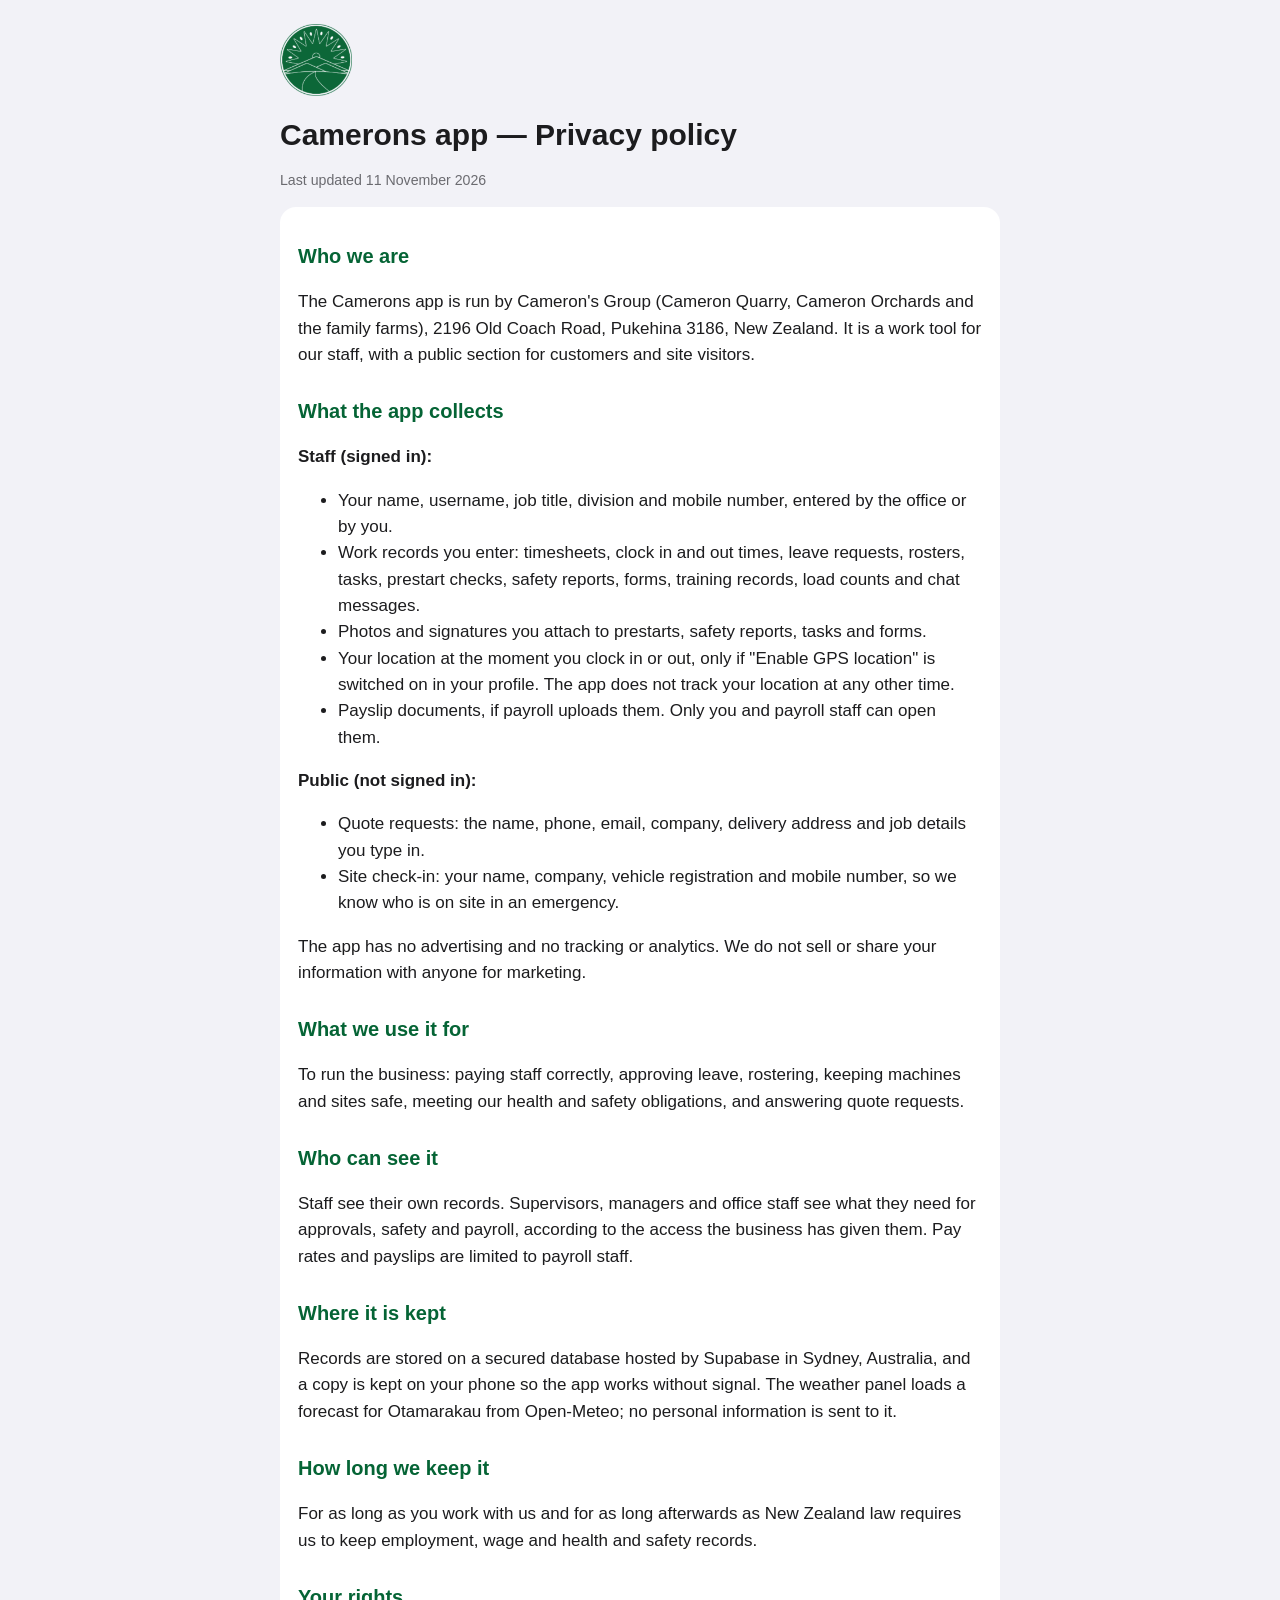
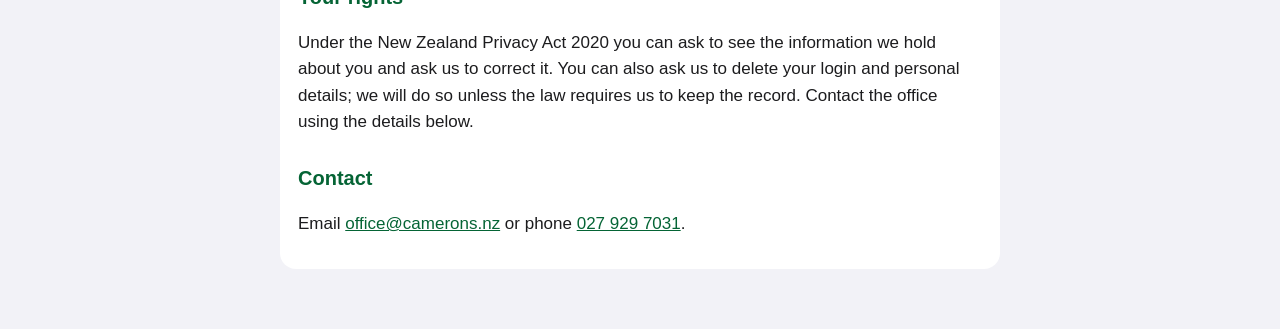
<file: privacy.html>
<!doctype html><html lang="en-NZ"><head><meta charset="utf-8"><meta name="viewport" content="width=device-width, initial-scale=1"><title>Camerons app — Privacy policy</title><style>:root{color-scheme:light dark}body{font:17px/1.55 -apple-system,BlinkMacSystemFont,"Segoe UI",Roboto,sans-serif;max-width:720px;margin:0 auto;padding:24px 18px 60px;color:#1c1c1e;background:#f2f2f7}h1{font-size:30px;margin:8px 0}h2{font-size:20px;margin:28px 0 6px;color:#056435}a{color:#056435}.card{background:#fff;border-radius:16px;padding:6px 18px 14px;margin-top:14px}img{width:72px;height:72px}small{color:#6b6b70}@media(prefers-color-scheme:dark){body{background:#000;color:#fff}.card{background:#1c1c1e}h2,a{color:#2e9e62}}</style></head><body><img src="img/logo.png" alt="Camerons">
<h1>Camerons app — Privacy policy</h1>
<small>Last updated 11 November 2026</small>
<div class="card">
<h2>Who we are</h2>
<p>The Camerons app is run by Cameron's Group (Cameron Quarry, Cameron Orchards and the family farms), 2196 Old Coach Road, Pukehina 3186, New Zealand. It is a work tool for our staff, with a public section for customers and site visitors.</p>

<h2>What the app collects</h2>
<p><b>Staff (signed in):</b></p>
<ul>
<li>Your name, username, job title, division and mobile number, entered by the office or by you.</li>
<li>Work records you enter: timesheets, clock in and out times, leave requests, rosters, tasks, prestart checks, safety reports, forms, training records, load counts and chat messages.</li>
<li>Photos and signatures you attach to prestarts, safety reports, tasks and forms.</li>
<li>Your location at the moment you clock in or out, only if "Enable GPS location" is switched on in your profile. The app does not track your location at any other time.</li>
<li>Payslip documents, if payroll uploads them. Only you and payroll staff can open them.</li>
</ul>
<p><b>Public (not signed in):</b></p>
<ul>
<li>Quote requests: the name, phone, email, company, delivery address and job details you type in.</li>
<li>Site check-in: your name, company, vehicle registration and mobile number, so we know who is on site in an emergency.</li>
</ul>
<p>The app has no advertising and no tracking or analytics. We do not sell or share your information with anyone for marketing.</p>

<h2>What we use it for</h2>
<p>To run the business: paying staff correctly, approving leave, rostering, keeping machines and sites safe, meeting our health and safety obligations, and answering quote requests.</p>

<h2>Who can see it</h2>
<p>Staff see their own records. Supervisors, managers and office staff see what they need for approvals, safety and payroll, according to the access the business has given them. Pay rates and payslips are limited to payroll staff.</p>

<h2>Where it is kept</h2>
<p>Records are stored on a secured database hosted by Supabase in Sydney, Australia, and a copy is kept on your phone so the app works without signal. The weather panel loads a forecast for Otamarakau from Open-Meteo; no personal information is sent to it.</p>

<h2>How long we keep it</h2>
<p>For as long as you work with us and for as long afterwards as New Zealand law requires us to keep employment, wage and health and safety records.</p>

<h2>Your rights</h2>
<p>Under the New Zealand Privacy Act 2020 you can ask to see the information we hold about you and ask us to correct it. You can also ask us to delete your login and personal details; we will do so unless the law requires us to keep the record. Contact the office using the details below.</p>

<h2>Contact</h2>
<p>Email <a href="mailto:office@camerons.nz">office@camerons.nz</a> or phone <a href="tel:0279297031">027 929 7031</a>.</p>
</div></body></html>
</file>
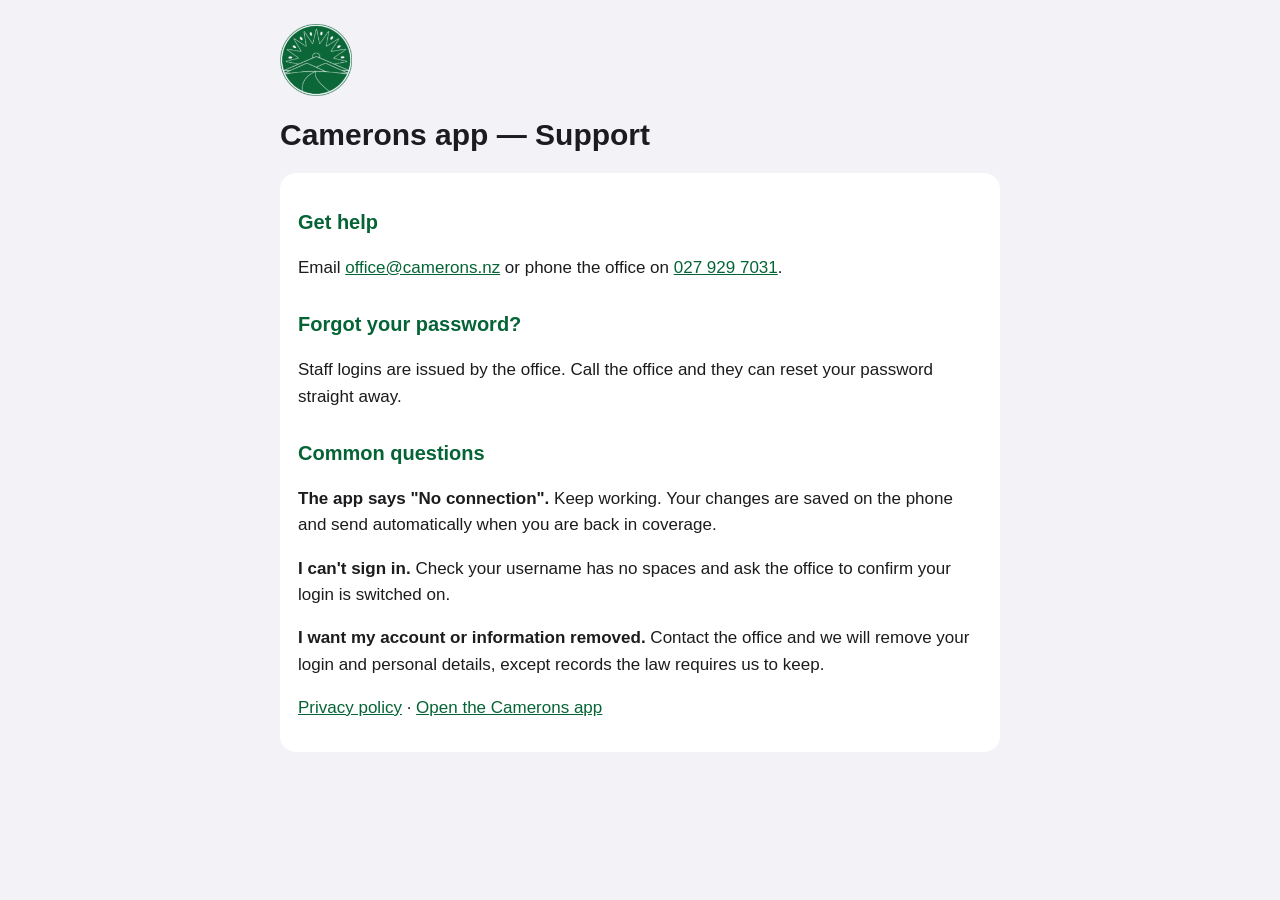
<file: support.html>
<!doctype html><html lang="en-NZ"><head><meta charset="utf-8"><meta name="viewport" content="width=device-width, initial-scale=1"><title>Camerons app — Support</title><style>:root{color-scheme:light dark}body{font:17px/1.55 -apple-system,BlinkMacSystemFont,"Segoe UI",Roboto,sans-serif;max-width:720px;margin:0 auto;padding:24px 18px 60px;color:#1c1c1e;background:#f2f2f7}h1{font-size:30px;margin:8px 0}h2{font-size:20px;margin:28px 0 6px;color:#056435}a{color:#056435}.card{background:#fff;border-radius:16px;padding:6px 18px 14px;margin-top:14px}img{width:72px;height:72px}small{color:#6b6b70}@media(prefers-color-scheme:dark){body{background:#000;color:#fff}.card{background:#1c1c1e}h2,a{color:#2e9e62}}</style></head><body><img src="img/logo.png" alt="Camerons">
<h1>Camerons app — Support</h1>
<div class="card">
<h2>Get help</h2>
<p>Email <a href="mailto:office@camerons.nz">office@camerons.nz</a> or phone the office on <a href="tel:0279297031">027 929 7031</a>.</p>
<h2>Forgot your password?</h2>
<p>Staff logins are issued by the office. Call the office and they can reset your password straight away.</p>
<h2>Common questions</h2>
<p><b>The app says "No connection".</b> Keep working. Your changes are saved on the phone and send automatically when you are back in coverage.</p>
<p><b>I can't sign in.</b> Check your username has no spaces and ask the office to confirm your login is switched on.</p>
<p><b>I want my account or information removed.</b> Contact the office and we will remove your login and personal details, except records the law requires us to keep.</p>
<p><a href="privacy.html">Privacy policy</a> · <a href="./">Open the Camerons app</a></p>
</div></body></html>
</file>
